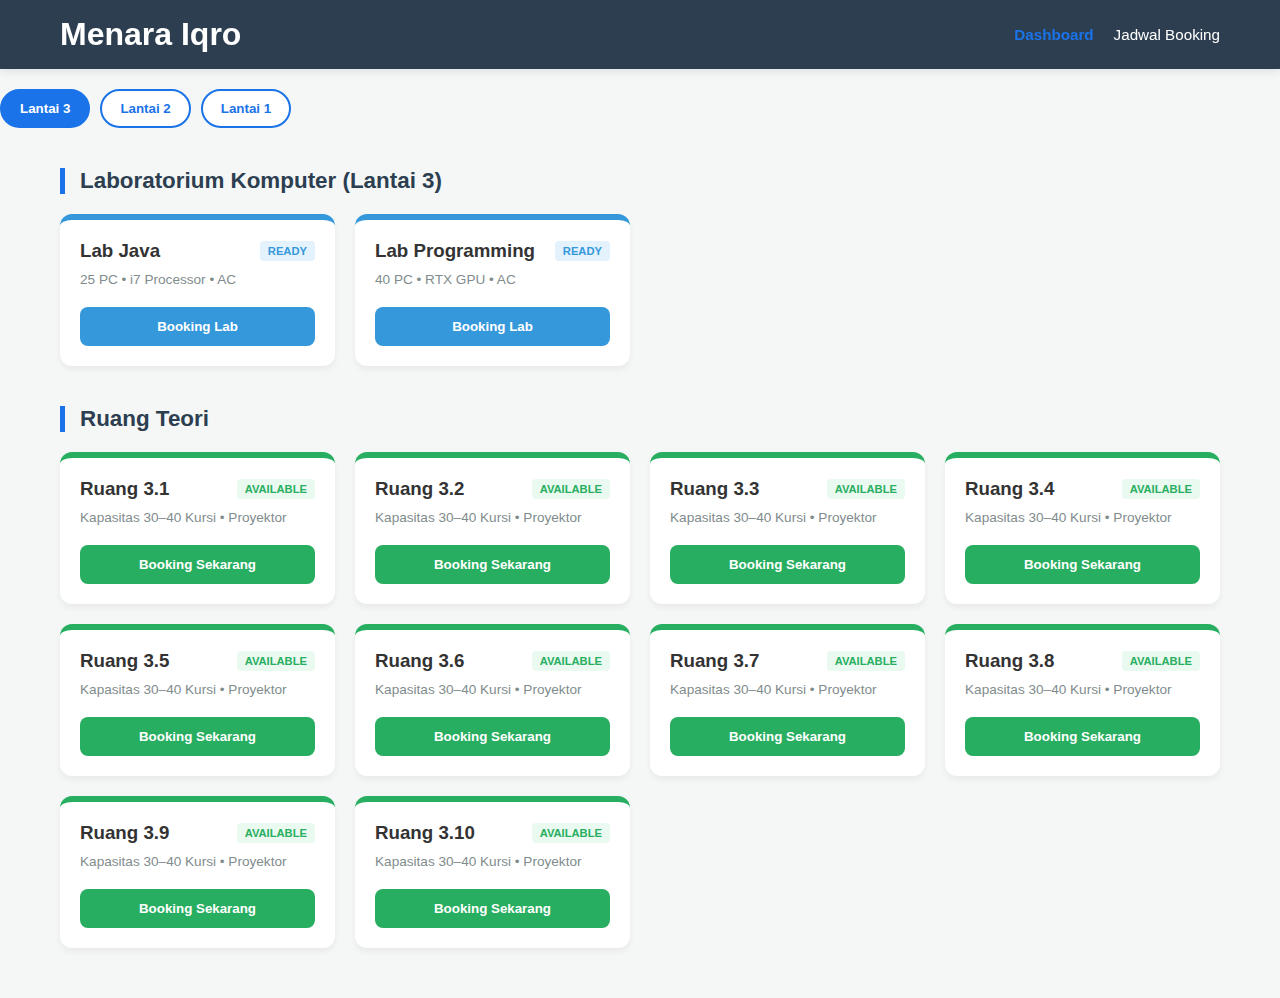
<file: index.html>
<!DOCTYPE html>
<html lang="id">
<head>
    <meta charset="UTF-8">
    <meta name="viewport" content="width=device-width, initial-scale=1.0">
    <title>CampusSpace - Sistem Booking Lantai 3</title>
    <link rel="stylesheet" href="style.css">
</head>
<body>

<nav class="navbar">
    <div class="container nav-content">
        <h1 class="logo">Menara Iqro</h1>

        <!-- Toggle (Hamburger) -->
        <button class="nav-toggle" id="navToggle">
            ☰
        </button>

        <!-- Menu -->
        <div class="nav-links" id="navMenu">
            <a href="index.html" class="nav-link">Dashboard</a>
            <a href="jadwal.html" class="nav-link">Jadwal Booking</a>
        </div>
    </div>
</nav>

<!-- PILIH LANTAI (BUTTON) -->
<div class="floor-buttons">
    <button class="floor-btn active" data-floor="3">Lantai 3</button>
    <button class="floor-btn" data-floor="2">Lantai 2</button>
    <button class="floor-btn" data-floor="1">Lantai 1</button>
</div>

    <main class="container">
        <h3 class="section-title">Laboratorium Komputer (Lantai 3)</h3>
        <div class="grid-kelas">
            <div class="card border-blue">
                <div class="card-header"><h3>Lab Java</h3><span class="badge badge-lab">READY</span></div>
                <span class="text-muted">25 PC • i7 Processor • AC</span>
                <button class="btn-book blue">Booking Lab</button>
            </div>
            <div class="card border-blue">
                <div class="card-header"><h3>Lab Programming</h3><span class="badge badge-lab">READY</span></div>
                <span class="text-muted">40 PC • RTX GPU • AC</span>
                <button class="btn-book blue">Booking Lab</button>
            </div>
        </div>

        <h3 class="section-title">Ruang Teori</h3>
        <div id="ruangan-container" class="grid-kelas">
            </div>
    </main>

    <div id="bookingModal" class="modal">
        <div class="modal-content">
            <div class="modal-header">
                <h2 id="modalTitle">Booking</h2>
                <span class="close-btn">&times;</span>
            </div>
            <form id="bookingForm">
                <div class="form-group">
                    <label>Mata Kuliah / Nama Kegiatan</label>
                    <input type="text" id="courseName" placeholder="Contoh: Pemrograman Web" required>
                </div>
                <div class="form-row">
                    <div class="form-group" style="flex:1">
                        <label>Jam Masuk</label>
                        <input type="time" id="checkIn" required>
                    </div>
                    <div class="form-group" style="flex:1">
                        <label>Jam Keluar</label>
                        <input type="time" id="checkOut" required>
                    </div>
                </div>
                <button type="submit" class="btn-confirm">Konfirmasi Sekarang</button>
            </form>
        </div>
    </div>
    <!-- TOAST NOTIFICATION -->
<div id="toast" class="toast"></div>


    <script src="node.js"></script>
    <script>
    const links = document.querySelectorAll(".nav-link");
    const currentPage = location.pathname.split("/").pop();

    links.forEach(link => {
        if (link.getAttribute("href") === currentPage) {
            link.classList.add("active");
        }
    });
</script>

</body>
</html>
</file>
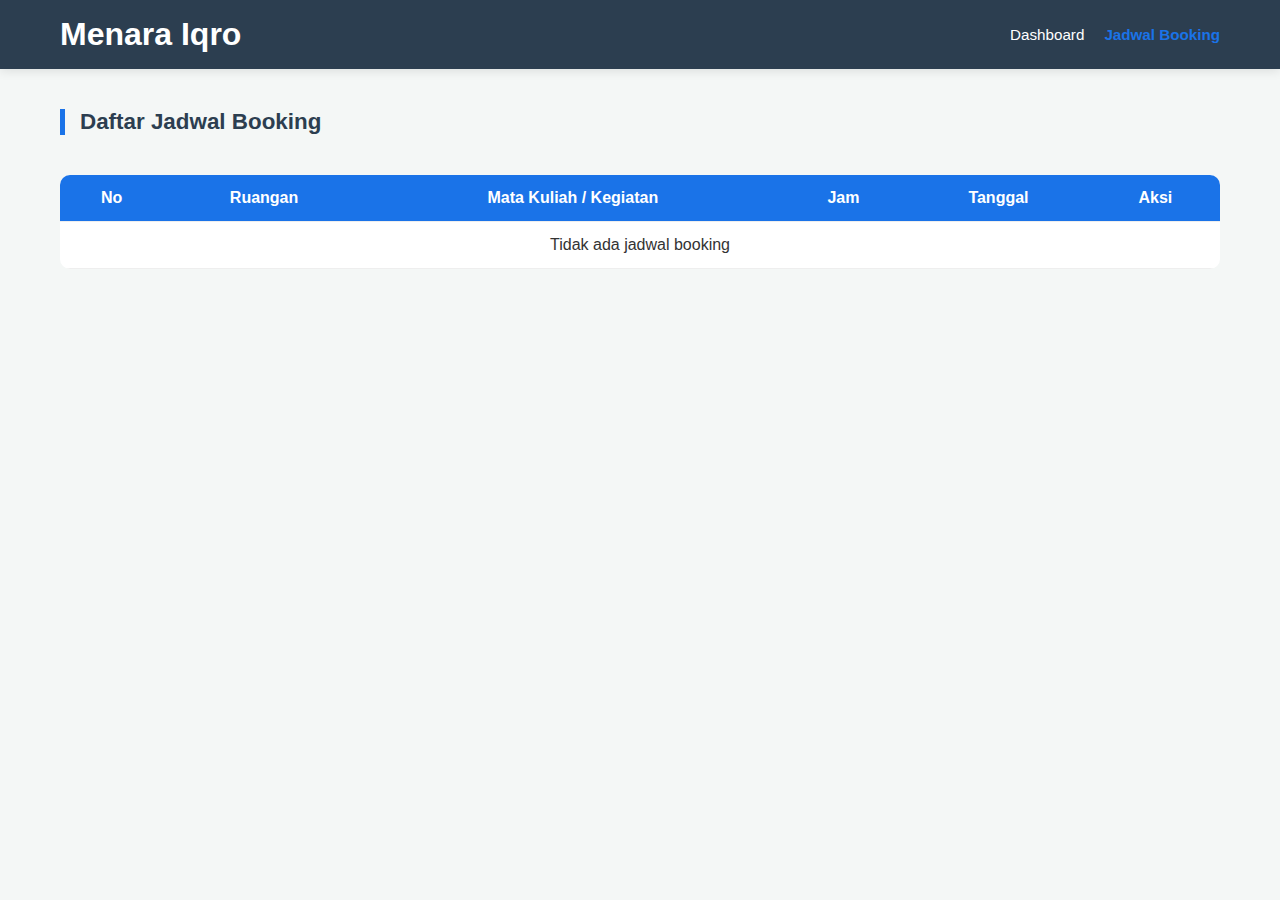
<file: jadwal.html>
<!DOCTYPE html>
<html lang="id">
<head>
    <meta charset="UTF-8">
    <meta name="viewport" content="width=device-width, initial-scale=1">
    <title>Jadwal Booking Ruangan</title>
    <link rel="stylesheet" href="style.css">
</head>
<body>

<!-- ================= NAVBAR ================= -->
<nav class="navbar">
    <div class="container nav-content">
        <h1 class="logo">Menara Iqro</h1>

        <!-- Toggle (Hamburger) -->
        <button class="nav-toggle" id="navToggle">☰</button>

        <!-- Menu -->
        <div class="nav-links" id="navMenu">
            <a href="index.html" class="nav-link">Dashboard</a>
            <a href="jadwal.html" class="nav-link">Jadwal Booking</a>
        </div>
    </div>
</nav>



<main class="container">
    <h3 class="section-title">Daftar Jadwal Booking</h3>

    <div class="table-responsive">
    <table class="jadwal-table">
        <thead>
        <tr>
            <th>No</th>
            <th>Ruangan</th>
            <th>Mata Kuliah / Kegiatan</th>
            <th>Jam</th>
            <th>Tanggal</th>
            <th>Aksi</th>
        </tr>
        <tbody id="jadwalBody">
        </tbody>
    </table>
    </div>
</main>

<script src="jadwal.js"></script>
<script>
    const links = document.querySelectorAll(".nav-link");
    const currentPage = location.pathname.split("/").pop();

    links.forEach(link => {
        if (link.getAttribute("href") === currentPage) {
            link.classList.add("active");
        }
    });

    // Toggle navbar mobile
    const navToggle = document.getElementById("navToggle");
    const navMenu = document.getElementById("navMenu");

    navToggle.onclick = () => {
        navMenu.classList.toggle("show");
    };
</script>
</body>
</html>
</file>
<file: style.css>
:root {
    --primary: #1a73e8;
    --secondary: #2c3e50;
    --success: #27ae60;
    --lab-color: #3498db;
    --bg: #f4f7f6;
    --white: #ffffff;
}

* { margin: 0; padding: 0; box-sizing: border-box; font-family: 'Segoe UI', sans-serif; }

body { background-color: var(--bg); color: #333; padding-bottom: 50px; }
.container { max-width: 1200px; margin: 0 auto; padding: 0 20px; }

/* Navbar Responsif */
.navbar { background: var(--secondary); color: white; padding: 1rem 0; position: sticky; top: 0; z-index: 1000; box-shadow: 0 2px 10px rgba(0,0,0,0.1); }
.nav-content { display: flex; justify-content: space-between; align-items: center; }

.menu-toggle { display: none; }
.hamburger { display: none; flex-direction: column; gap: 5px; cursor: pointer; }
.hamburger span { width: 25px; height: 3px; background: white; border-radius: 2px; }

.nav-links { display: flex; align-items: center; gap: 20px; }
.nav-links a { color: white; text-decoration: none; font-size: 0.9rem; transition: 0.3s; }
.btn-profile { background: var(--primary); color: white; border: none; padding: 8px 18px; border-radius: 20px; font-weight: bold; cursor: pointer; }

/* Section Titles */
.section-title { margin: 40px 0 20px; font-size: 1.4rem; border-left: 5px solid var(--primary); padding-left: 15px; color: var(--secondary); }

/* Grid Layout */
.grid-kelas { 
    display: grid; 
    grid-template-columns: repeat(auto-fill, minmax(250px, 1fr)); 
    gap: 20px; 
}

/* Card Styling */
.card { background: var(--white); border-radius: 12px; padding: 20px; box-shadow: 0 4px 6px rgba(0,0,0,0.05); border-top: 6px solid #ddd; transition: 0.3s; }
.card:hover { transform: translateY(-5px); box-shadow: 0 8px 15px rgba(0,0,0,0.1); }
.border-green { border-top-color: var(--success); }
.border-blue { border-top-color: var(--lab-color); }

.card-header { display: flex; justify-content: space-between; align-items: center; margin-bottom: 10px; }
.badge { font-size: 0.7rem; font-weight: bold; padding: 4px 8px; border-radius: 4px; background: #eafaf1; color: var(--success); }
.badge-lab { background: #e3f2fd; color: var(--lab-color); }

.text-muted { color: #7f8c8d; font-size: 0.85rem; margin-bottom: 20px; display: block; }

.btn-book { width: 100%; padding: 12px; border: none; border-radius: 8px; font-weight: bold; cursor: pointer; transition: 0.2s; color: white; }
.btn-book.green { background: var(--success); }
.btn-book.blue { background: var(--lab-color); }

/* Modal Styling */
.modal { display: none; position: fixed; z-index: 2000; left: 0; top: 0; width: 100%; height: 100%; background: rgba(0,0,0,0.6); backdrop-filter: blur(4px); }
.modal-content { background: white; margin: 10% auto; padding: 30px; border-radius: 15px; width: 90%; max-width: 400px; animation: slideDown 0.3s ease-out; }

@keyframes slideDown { from { transform: translateY(-30px); opacity: 0; } to { transform: translateY(0); opacity: 1; } }

.modal-header { display: flex; justify-content: space-between; align-items: center; margin-bottom: 20px; }
.close-btn { font-size: 24px; cursor: pointer; color: #999; }

.form-group { margin-bottom: 15px; }
.form-group label { display: block; font-size: 0.9rem; margin-bottom: 5px; font-weight: 600; }
.form-group input { width: 100%; padding: 12px; border: 1px solid #ddd; border-radius: 8px; font-size: 1rem; }
.form-row { display: flex; gap: 10px; }
.btn-confirm { width: 100%; padding: 14px; background: var(--success); color: white; border: none; border-radius: 8px; font-weight: bold; cursor: pointer; margin-top: 10px; }

/* Media Query */
@media (max-width: 768px) {
    .hamburger { display: flex; }
    .nav-links { display: none; flex-direction: column; position: absolute; top: 60px; left: 0; width: 100%; background: var(--secondary); padding: 20px; }
    .menu-toggle:checked ~ .nav-links { display: flex; }
    .nav-links a { margin-bottom: 15px; width: 100%; text-align: center; }
}

.jadwal-table {
    width: 100%;
    border-collapse: collapse;
    margin-top: 20px;
    background: white;
    border-radius: 10px;
    overflow: hidden;
}

.jadwal-table th, .jadwal-table td {
    padding: 14px;
    text-align: center;
    border-bottom: 1px solid #eee;
}

.jadwal-table th {
    background: var(--primary);
    color: white;
}

/* Default navbar link */
.nav-links a {
    color: white;
    text-decoration: none;
    font-size: 0.95rem;
    transition: color 0.3s ease;
}

/* Hover → biru */
.nav-links a:hover {
    color: var(--primary);
}

/* Active (halaman sedang dibuka) */
.nav-links a.active {
    color: var(--primary);
    font-weight: bold;
}

.btn-delete {
    background: #e74c3c;
    color: white;
    border: none;
    padding: 6px 12px;
    border-radius: 6px;
    cursor: pointer;
    font-size: 0.8rem;
}

.btn-delete:hover {
    background: #c0392b;
}

.floor-selector {
    margin: 20px 0;
    display: flex;
    align-items: center;
    gap: 10px;
}

.floor-selector select {
    padding: 8px 12px;
    border-radius: 6px;
    border: 1px solid #ccc;
    font-size: 0.9rem;
}

.coming-soon {
    background: #ececec;
    border-radius: 12px;
    padding: 60px;
    text-align: center;
    font-size: 1.5rem;
    color: #777;
}

/* FLOOR BUTTON */
.floor-buttons {
    display: flex;
    gap: 10px;
    margin: 20px 0 30px;
}

.floor-btn {
    padding: 10px 18px;
    border-radius: 20px;
    border: 2px solid var(--primary);
    background: white;
    color: var(--primary);
    font-weight: bold;
    cursor: pointer;
    transition: 0.3s;
}

.floor-btn:hover {
    background: var(--primary);
    color: white;
}

.floor-btn.active {
    background: var(--primary);
    color: white;
}

.coming-soon {
    background: #ececec;
    border-radius: 14px;
    padding: 70px;
    text-align: center;
    font-size: 1.6rem;
    color: #777;
}

.coming-soon-card {
    grid-column: 1 / -1;
    background: #f1f1f1;
    padding: 60px;
    border-radius: 16px;
    text-align: center;
    font-size: 1.4rem;
    color: #777;
    font-weight: bold;
}



/* Mode HP */
@media (max-width: 768px) {
    .nav-toggle {
        display: block;
    }

    .nav-links {
        position: absolute;
        top: 60px;
        left: 0;
        width: 100%;
        background: var(--secondary);
        flex-direction: column;
        align-items: center;
        padding: 20px 0;
        display: none;
    }

    .nav-links.show {
        display: flex;
    }

    .nav-links a {
        margin-bottom: 15px;
        font-size: 1rem;
    }
}

/* ===============================
   BACKGROUND GEDUNG ELEGAN
================================ */
.page-bg {
    min-height: 100vh;
    background: url("img/gedung-iqro.jp") center / cover no-repeat;
    position: relative;
}

/* Efek blur */
.page-bg::before {
    content: "";
    position: absolute;
    inset: 0;
    background: inherit;
    filter: blur(6px);
    transform: scale(1.05);
    z-index: 0;
}

/* Konten di atas blur */
.page-content {
    position: relative;
    z-index: 1;
    background: rgba(255, 255, 255, 0.85);
    backdrop-filter: blur(2px);
    border-radius: 12px;
    padding: 30px;
    margin: 20px;
}
/* ===============================
   TOAST NOTIFICATION
================================ */
.toast {
    position: fixed;
    top: 20px;
    right: 20px;
    padding: 14px 20px;
    background: #333;
    color: #fff;
    border-radius: 8px;
    font-size: 14px;
    opacity: 0;
    transform: translateY(-20px);
    transition: all 0.4s ease;
    z-index: 9999;
}

/* TAMPIL */
.toast.show {
    opacity: 1;
    transform: translateY(0);
}

/* WARNA */
.toast.success { background: #28a745; }
.toast.error { background: #dc3545; }

.modal {
    display: none;
    position: fixed;
    inset: 0;
    background: rgba(0,0,0,0.4);
    z-index: 999;
}

.toast {
    pointer-events: none;
}

/* ===============================
   NAVBAR RESPONSIVE
================================ */
.nav-toggle {
    display: none;
    background: none;
    border: none;
    font-size: 26px;
    color: white;
    cursor: pointer;
}

/* MOBILE */
@media (max-width: 768px) {
    .nav-toggle {
        display: block;
    }

    .nav-links {
        position: absolute;
        top: 60px;
        right: 20px;
        background: rgba(0,0,0,0.85);
        backdrop-filter: blur(10px);
        border-radius: 12px;
        padding: 12px;
        display: none;
        flex-direction: column;
        gap: 12px;
    }

    .nav-links.show {
        display: flex;
    }
}

/* ===============================
   RESPONSIVE NAVBAR
================================ */
.nav-toggle {
    display: none;
    background: none;
    border: none;
    font-size: 26px;
    color: white;
    cursor: pointer;
}

@media (max-width: 768px) {
    .nav-toggle {
        display: block;
    }

    .nav-content {
        flex-wrap: wrap;
    }

    .nav-links {
        display: none;
        width: 100%;
        flex-direction: column;
        background: var(--secondary);
        margin-top: 15px;
        border-radius: 10px;
        overflow: hidden;
    }

    .nav-links.show {
        display: flex;
    }

    .nav-links a {
        padding: 14px;
        text-align: center;
        border-top: 1px solid rgba(255,255,255,0.1);
    }
}


@media (max-width: 768px) {
    .section-title {
        font-size: 1.1rem;
    }

    .logo {
        font-size: 1.2rem;
    }
}

/* Make tables horizontally scrollable on small screens and improve touch targets */
.table-responsive {
    overflow-x: auto;
    -webkit-overflow-scrolling: touch;
}

.jadwal-table {
    min-width: 700px;
}

@media (max-width: 700px) {
    .container { padding: 0 12px; }

    .jadwal-table { min-width: 600px; }

    .jadwal-table th, .jadwal-table td {
        padding: 10px;
        font-size: 0.95rem;
    }

    .btn-delete {
        padding: 10px 14px;
        font-size: 0.95rem;
    }

    .btn-book { padding: 12px; font-size: 1rem; }

    /* Reduce modal margin on small screens */
    .modal-content { margin: 6% auto; width: 95%; max-width: 420px; padding: 20px; }

    /* Improve navbar spacing */
    .nav-links a { font-size: 1rem; padding: 12px 16px; }
}

@media (max-width: 420px) {
    .jadwal-table { min-width: 520px; }
    .section-title { font-size: 1rem; }
    .logo { font-size: 1.05rem; }
}
</file>
